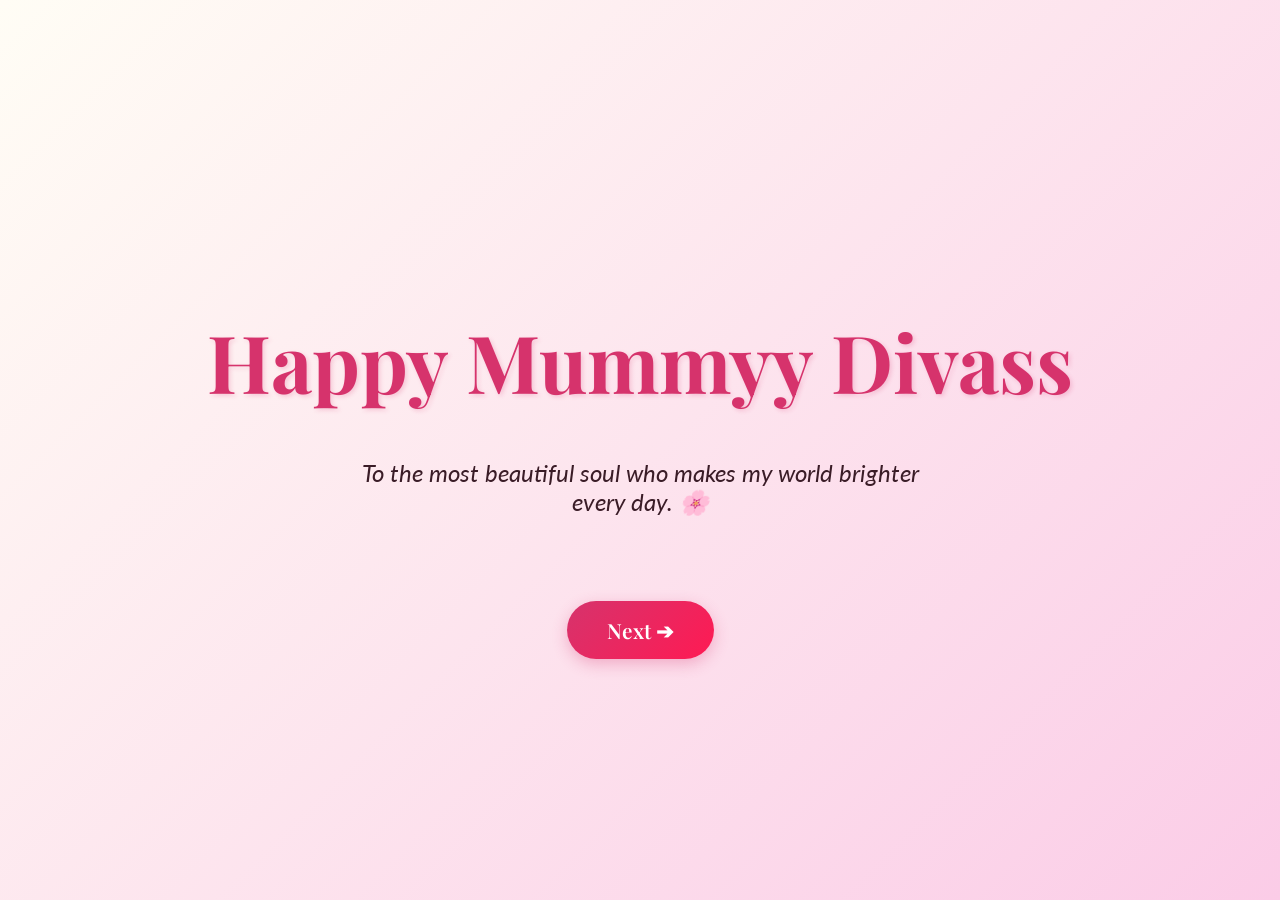
<file: index.html>
<!DOCTYPE html>
<html lang="en">

<head>
    <meta charset="UTF-8">
    <meta name="viewport" content="width=device-width, initial-scale=1.0">
    <title>Happy Mummyy Divass</title>
    <link
        href="https://fonts.googleapis.com/css2?family=Playfair+Display:ital,wght@0,400;0,600;0,700;1,400&family=Lato:wght@300;400;700&display=swap"
        rel="stylesheet">
    <link rel="stylesheet" href="style.css">
</head>

<body>
    <div class="petals-container" id="petals"></div>

    <section id="hero">
        <h1>Happy Mummyy Divass</h1>
        <p>To the most beautiful soul who makes my world brighter every day. 🌸</p>

        <div class="next-btn-container">
            <a href="gallery.html" class="next-btn">Next ➔</a>
        </div>
    </section>

    <script src="script.js"></script>
</body>

</html>
</file>
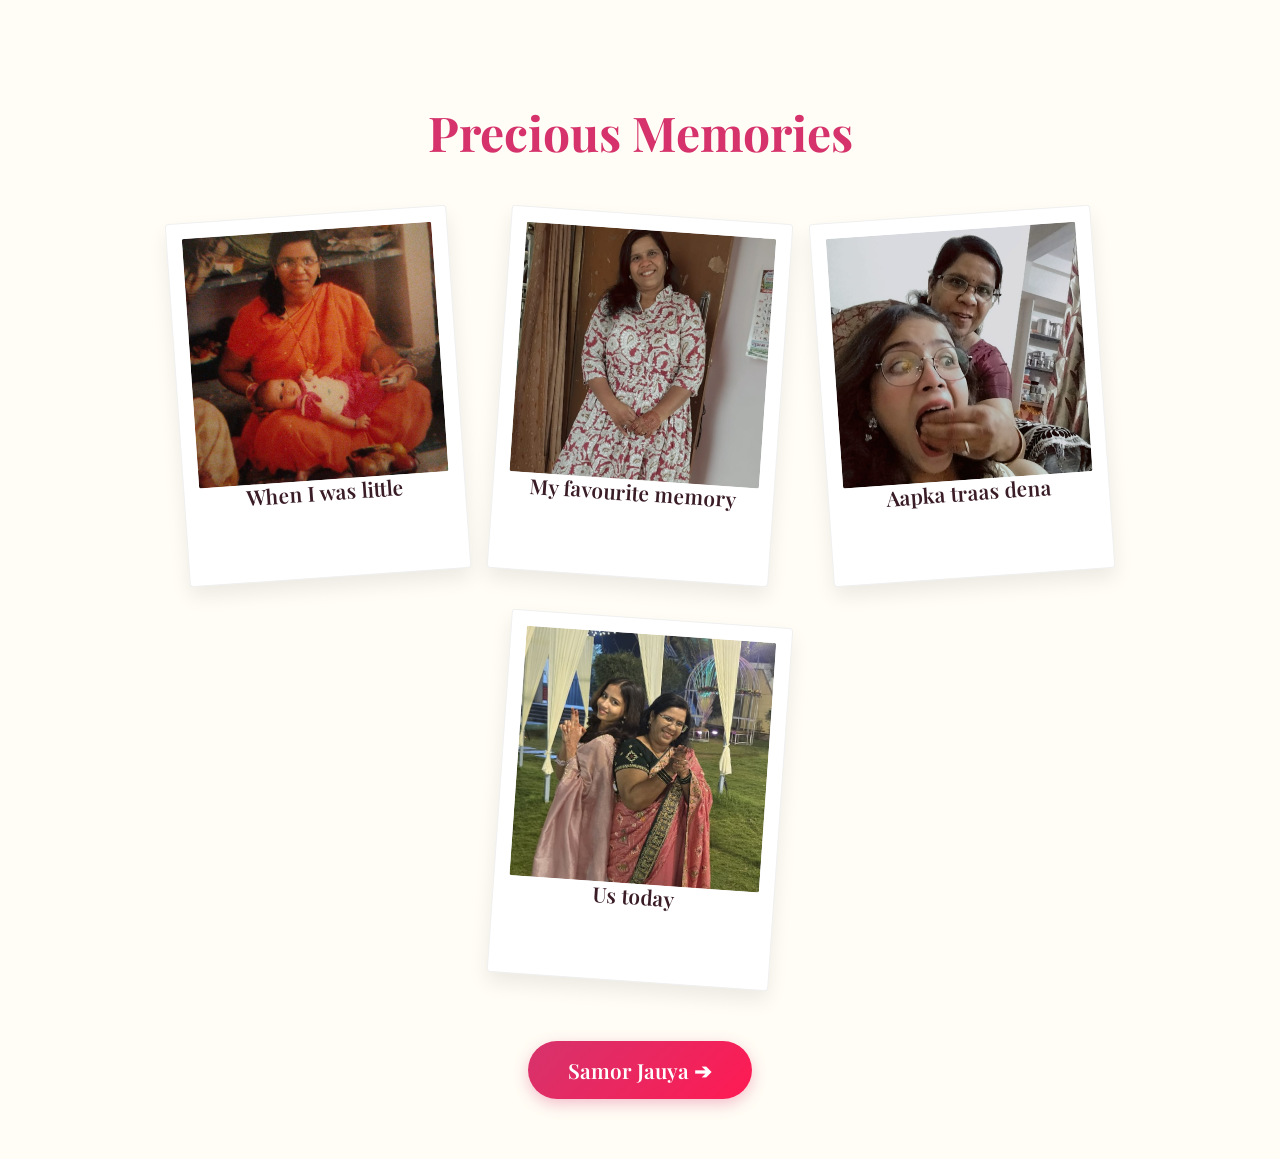
<file: gallery.html>
<!DOCTYPE html>
<html lang="en">

<head>
    <meta charset="UTF-8">
    <meta name="viewport" content="width=device-width, initial-scale=1.0">
    <title>Our Memories | Happy Mummyy Divass</title>
    <link
        href="https://fonts.googleapis.com/css2?family=Playfair+Display:ital,wght@0,400;0,600;0,700;1,400&family=Lato:wght@300;400;700&display=swap"
        rel="stylesheet">
    <link rel="stylesheet" href="style.css">
</head>

<body>
    <div class="petals-container" id="petals"></div>

    <section id="gallery">
        <h2 class="section-title">Precious Memories</h2>
        <div class="gallery-grid">
            <div class="polaroid">
                <div class="polaroid-img-wrapper" style="border: none;">
                    <img src="images/gallery1.jpeg" alt="Memory 1" style="display: block;">
                </div>
                <p class="polaroid-caption"><br>When I was little</p>
            </div>
            <div class="polaroid">
                <div class="polaroid-img-wrapper" style="border: none;">
                    <img src="images/gallery2.jpeg" alt="Memory 2" style="display: block;">
                </div>
                <p class="polaroid-caption"><br>My favourite memory</p>
            </div>
            <div class="polaroid">
                <div class="polaroid-img-wrapper" style="border: none;">
                    <img src="images/gallery3.jpeg" alt="Memory 3" style="display: block;">
                </div>
                <p class="polaroid-caption"><br>Aapka traas dena</p>
            </div>
            <div class="polaroid">
                <div class="polaroid-img-wrapper" style="border: none;">
                    <img src="images/gallery4.jpeg" alt="Memory 4" style="display: block;">
                </div>
                <p class="polaroid-caption"><br>Us today</p>
            </div>
        </div>

        <div class="next-btn-container">
            <a href="timeline.html" class="next-btn">Samor Jauya ➔</a>
        </div>
    </section>

    <script src="script.js"></script>
</body>

</html>
</file>
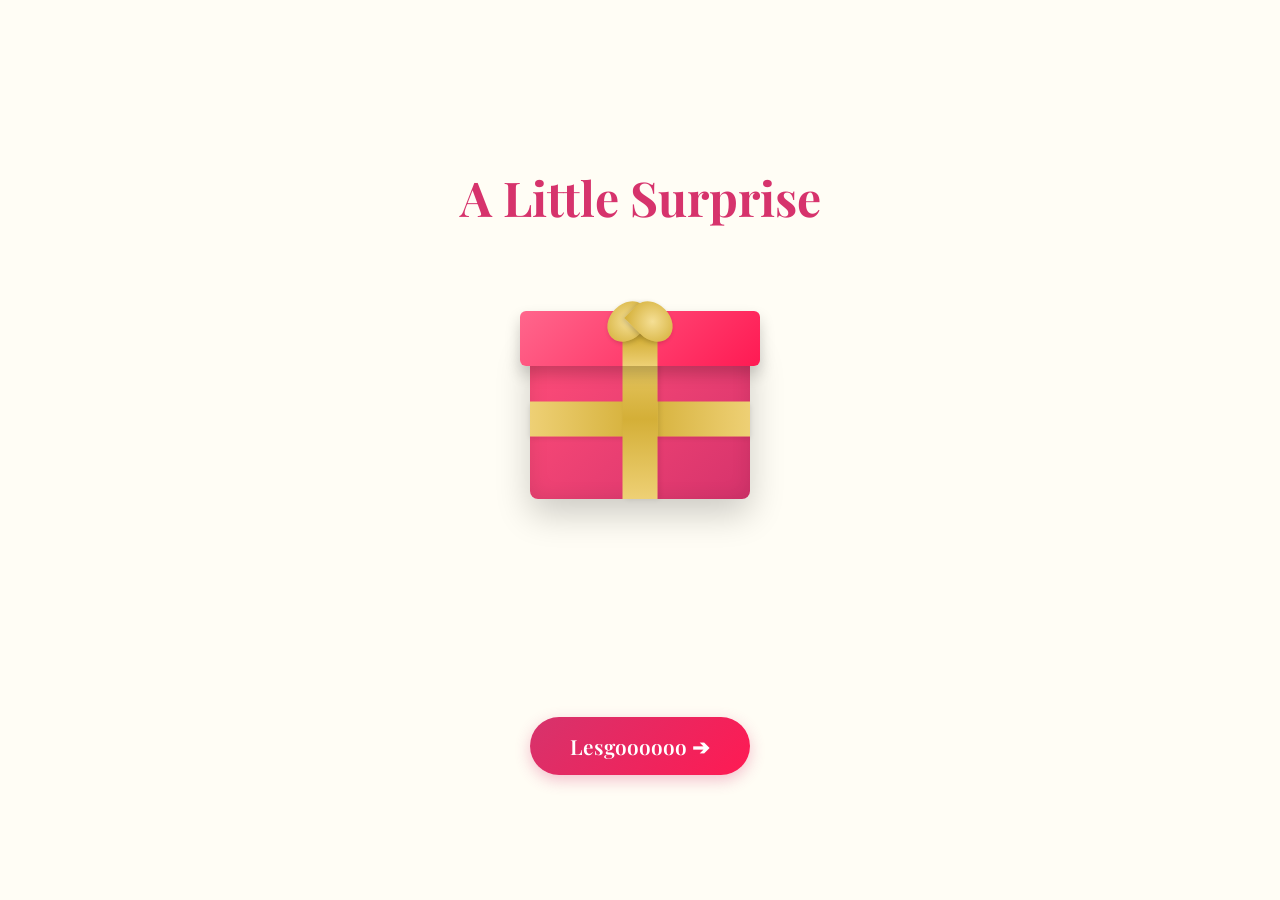
<file: gift.html>
<!DOCTYPE html>
<html lang="en">

<head>
    <meta charset="UTF-8">
    <meta name="viewport" content="width=device-width, initial-scale=1.0">
    <title>A Gift | Happy Mummyy Divass</title>
    <link
        href="https://fonts.googleapis.com/css2?family=Playfair+Display:ital,wght@0,400;0,600;0,700;1,400&family=Lato:wght@300;400;700&display=swap"
        rel="stylesheet">
    <link rel="stylesheet" href="style.css">
</head>

<body>
    <div class="petals-container" id="petals"></div>

    <section id="gift">
        <h2 class="section-title">A Little Surprise</h2>
        <div class="gift-wrapper" id="giftBox">
            <div class="bow"></div>
            <div class="gift-lid">
                <div class="gift-ribbon-v"></div>
            </div>
            <div class="gift-box">
                <div class="gift-ribbon-h"></div>
                <div class="gift-ribbon-v"></div>
            </div>
            <div class="hearts-burst-container" id="heartsBurst"></div>
        </div>
        <div class="gift-message" id="giftMessage">
            Your love and tasty jevan is the greatest gift I've ever received, Mummuu 💗
        </div>

        <div class="next-btn-container">
            <a href="letter.html" class="next-btn">Lesgoooooo ➔</a>
        </div>
    </section>

    <script src="script.js"></script>
</body>

</html>
</file>
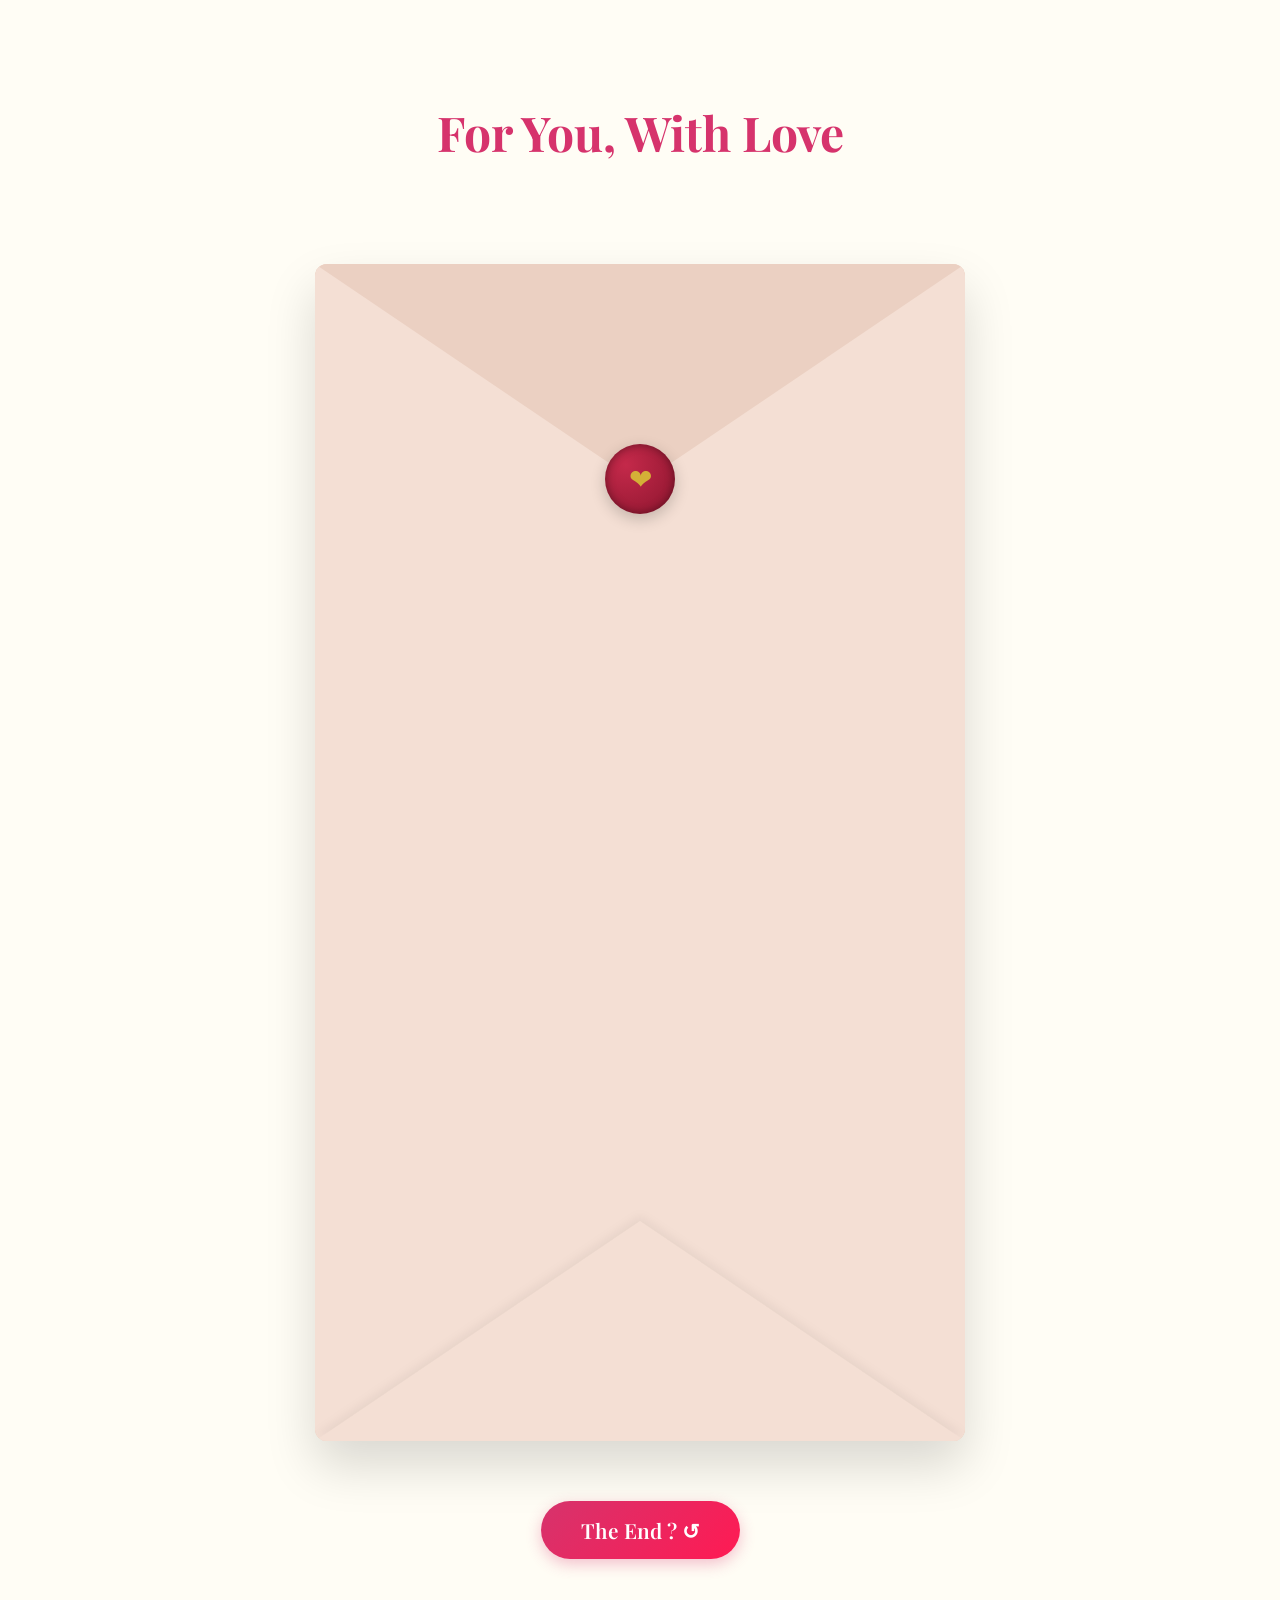
<file: letter.html>
<!DOCTYPE html>
<html lang="en">

<head>
    <meta charset="UTF-8">
    <meta name="viewport" content="width=device-width, initial-scale=1.0">
    <title>A Letter For You | Happy Mummyy Divass</title>
    <link
        href="https://fonts.googleapis.com/css2?family=Playfair+Display:ital,wght@0,400;0,600;0,700;1,400&family=Lato:wght@300;400;700&display=swap"
        rel="stylesheet">
    <link rel="stylesheet" href="style.css">
</head>

<body>
    <div class="petals-container" id="petals"></div>

    <section id="letter">
        <h2 class="section-title">For You, With Love</h2>
        <div class="envelope-container" id="envelopeWrapper">
            <div class="envelope" id="envelope">
                <div class="envelope-front">
                    <div class="wax-seal">❤</div>
                </div>
                <div class="envelope-back"></div>
            </div>
            <div class="letter-paper">
                <div class="letter-content" spellcheck="false">
                    <h2>My Dearest Mummaaa,</h2>
                    <p>Happy Mother's Day to the most incredible woman in the universe! Words can't even begin to
                        describe how much you mean to me. You are my rock, my guiding light, and my absolute favorite
                        person.(bas chane ke jhaad pe mat chadhna)</p>
                    <p>I couldn't be with you this mother's day so this is a little compensation from my side (So sad ya
                        veles majha incredible, amazing, extraordinary greeting card nahi bhetla are are hehehehhehe)
                    </p>
                    <p>Thank you for all the sacrifices you've made, big, bigger, nd bigger, to ensure I had everything
                        I
                        needed and that I don't feel the need of anything else. Your unconditional love and khupppp
                        saari understanding and belief in me has given this tunka the strength to face any challenge
                        that comes my
                        way.</p>
                    <p>I cherish all our memories, from the little moments we share over a cup of chai to the times
                        you scold me. And of course, nothing will ever beat your amazing
                        jevan—it’s pure magic.(I miss my kande bhaje, but i miss you more)</p>
                    <p>I have not been able to express how much i love you and how everytime it breaks my heart when the
                        time to leave has come. Ik it breaks yours too but you play strong and so do I (seekh rhi hu maa
                        se)
                        I just want to tell you..even though i am not able to amke you feel that - I LOVE YOU ! YOU ARE
                        THE MOST IMPORTANT PART OF MY LIFE</p>
                    <p>Tula vatla asel ki mi visarli. Well....SIKEEEEE !</p>
                    <p>Aur haa..majhaykadun ek chocolate khaun gheshin ...or jumbo biryani toh hai hi hehehe</p>
                    <p>With all my love, maskaa, and geeli pappiyaa,<br>Your Piyu Piyu 🌸💖</p>
                </div>
            </div>
        </div>

        <div class="next-btn-container">
            <a href="index.html" class="next-btn">The End ? ↺</a>
        </div>
    </section>

    <script src="script.js"></script>
</body>

</html>
</file>
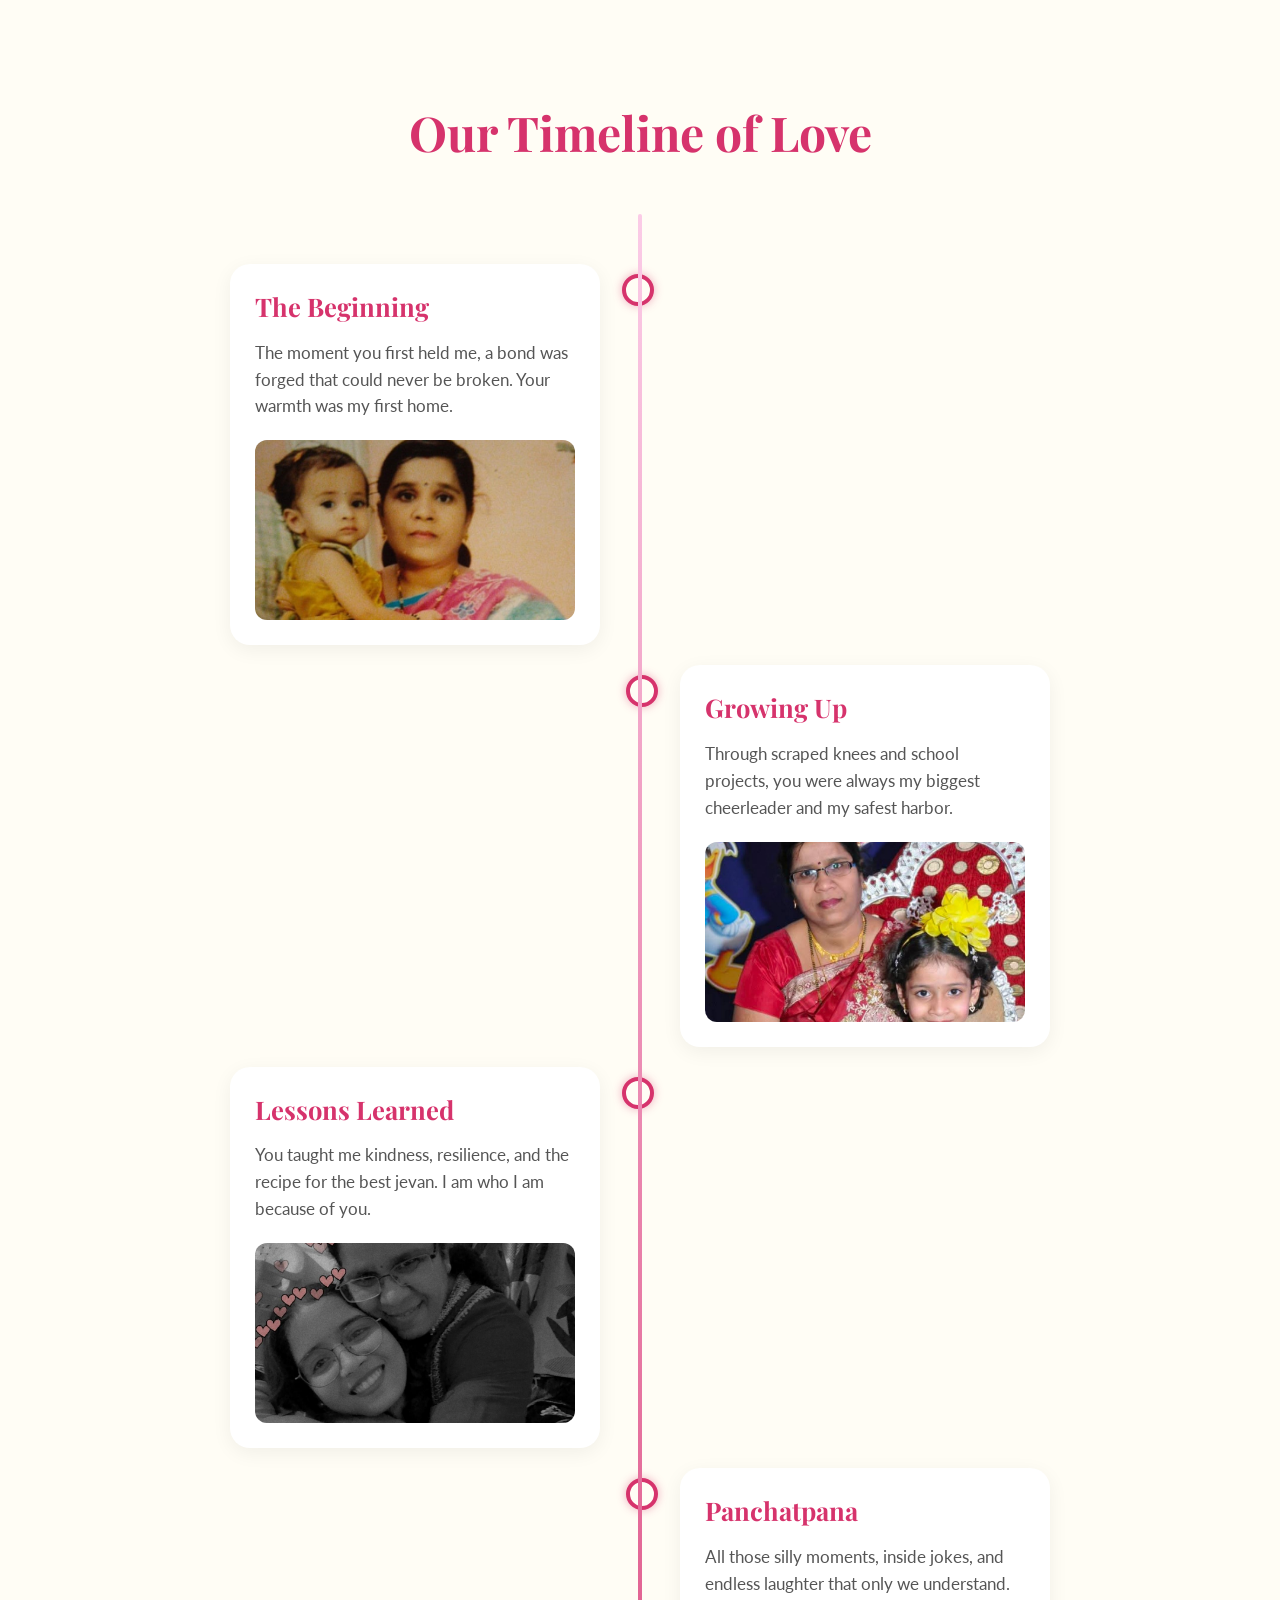
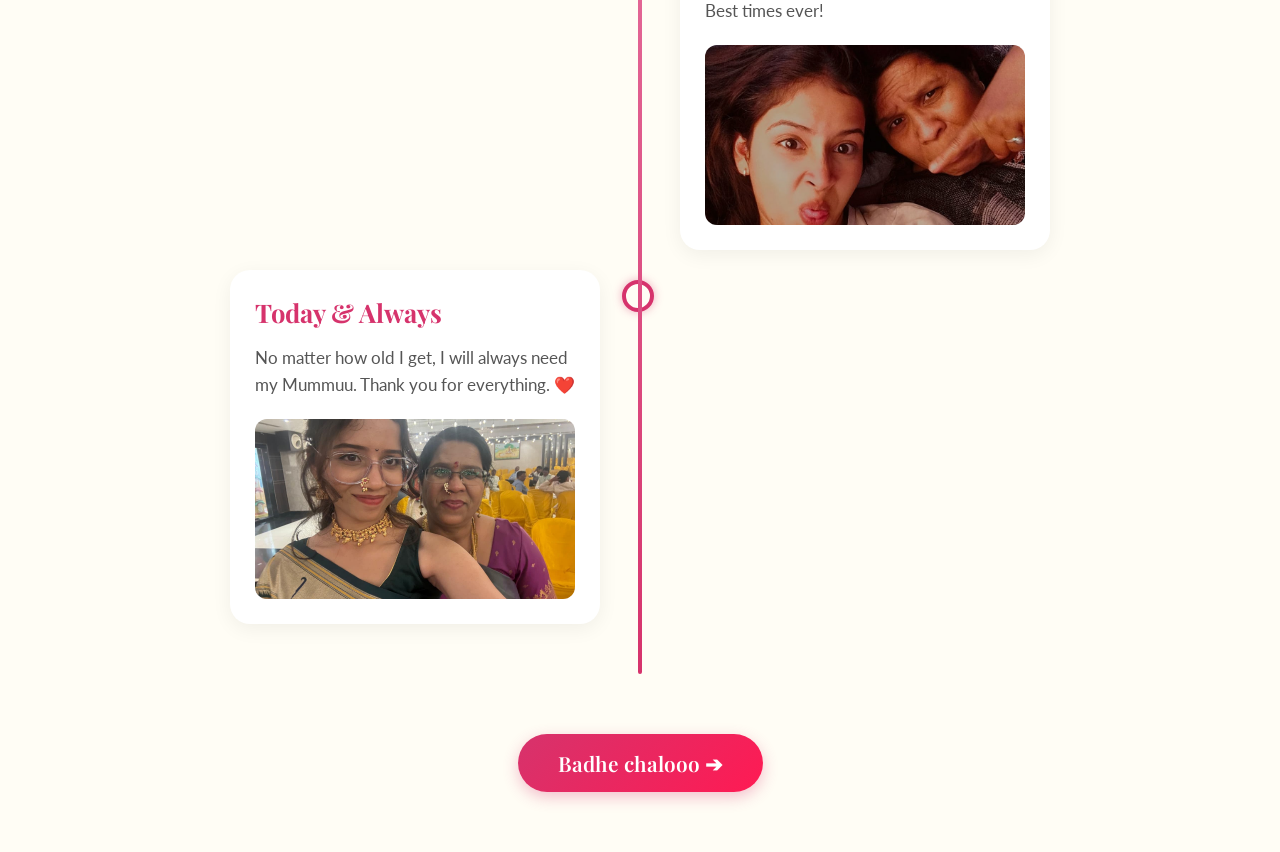
<file: timeline.html>
<!DOCTYPE html>
<html lang="en">

<head>
    <meta charset="UTF-8">
    <meta name="viewport" content="width=device-width, initial-scale=1.0">
    <title>Our Journey | Happy Mummyy Divass</title>
    <link
        href="https://fonts.googleapis.com/css2?family=Playfair+Display:ital,wght@0,400;0,600;0,700;1,400&family=Lato:wght@300;400;700&display=swap"
        rel="stylesheet">
    <link rel="stylesheet" href="style.css">
</head>

<body>
    <div class="petals-container" id="petals"></div>

    <section id="timeline">
        <h2 class="section-title">Our Timeline of Love</h2>
        <div class="timeline-container">
            <div class="timeline-item">
                <div class="timeline-content">
                    <h3 class="timeline-title">The Beginning</h3>
                    <p class="timeline-text">The moment you first held me, a bond was forged that could never be broken.
                        Your warmth was my first home.</p>
                    <div class="timeline-media" style="border: none; cursor: default;">
                        <img src="images/timeline1.jpeg" alt="Timeline Image" style="display: block;">
                    </div>
                </div>
            </div>
            <div class="timeline-item">
                <div class="timeline-content">
                    <h3 class="timeline-title">Growing Up</h3>
                    <p class="timeline-text">Through scraped knees and school projects, you were always my biggest
                        cheerleader and my safest harbor.</p>
                    <div class="timeline-media" style="border: none; cursor: default;">
                        <img src="images/timeline2.jpeg" alt="Timeline Image" style="display: block;">
                    </div>
                </div>
            </div>
            <div class="timeline-item">
                <div class="timeline-content">
                    <h3 class="timeline-title">Lessons Learned</h3>
                    <p class="timeline-text">You taught me kindness, resilience, and the recipe for the best jevan. I am
                        who I am because of you.</p>
                    <div class="timeline-media" style="border: none; cursor: default;">
                        <img src="images/timeline3.jpeg" alt="Timeline Image" style="display: block;">
                    </div>
                </div>
            </div>
            <div class="timeline-item">
                <div class="timeline-content">
                    <h3 class="timeline-title">Panchatpana</h3>
                    <p class="timeline-text">All those silly moments, inside jokes, and endless laughter that only we
                        understand. Best times ever!</p>
                    <div class="timeline-media" style="border: none; cursor: default;">
                        <img src="images/timeline4.jpeg" alt="Timeline Image" style="display: block;">
                    </div>
                </div>
            </div>
            <div class="timeline-item">
                <div class="timeline-content">
                    <h3 class="timeline-title">Today & Always</h3>
                    <p class="timeline-text">No matter how old I get, I will always need my Mummuu. Thank you for
                        everything. ❤️</p>
                    <div class="timeline-media" style="border: none; cursor: default;">
                        <img src="images/timeline5.jpeg" alt="Timeline Image" style="display: block;">
                    </div>
                </div>
            </div>
        </div>

        <div class="next-btn-container">
            <a href="gift.html" class="next-btn">Badhe chalooo ➔</a>
        </div>
    </section>

    <script src="script.js"></script>
</body>

</html>
</file>
<file: style.css>
/* CSS resets, variables, global styles */
:root {
    --blush-pink: #fbcce7;
    --rose-red: #d6336c;
    --cream-white: #fffdf5;
    --gold: #d4af37;
    --text-dark: #3a1c27;
    --font-heading: 'Playfair Display', serif;
    --font-body: 'Lato', sans-serif;
}

body, html {
    margin: 0;
    padding: 0;
    font-family: var(--font-body);
    background-color: var(--cream-white);
    color: var(--text-dark);
    scroll-behavior: smooth;
    overflow-x: hidden;
}

/* Floating Petals Background */
.petals-container {
    position: fixed;
    top: 0;
    left: 0;
    width: 100%;
    height: 100%;
    pointer-events: none;
    z-index: 9999;
    overflow: hidden;
}
.petal {
    position: absolute;
    top: -10%;
    animation: fall linear infinite;
    font-size: 1.5rem;
    opacity: 0.8;
}
@keyframes fall {
    0% { transform: translateY(-10vh) rotate(0deg) scale(0.8); opacity: 0; }
    10% { opacity: 0.8; }
    90% { opacity: 0.8; }
    100% { transform: translateY(110vh) rotate(360deg) scale(1.2); opacity: 0; }
}

section {
    padding: 60px 20px;
    min-height: 100vh;
    display: flex;
    flex-direction: column;
    justify-content: center;
    align-items: center;
    position: relative;
    box-sizing: border-box;
}

/* Next Button */
.next-btn-container {
    margin-top: 60px;
    text-align: center;
    width: 100%;
    position: relative;
    z-index: 100;
}
.next-btn {
    display: inline-block;
    padding: 15px 40px;
    background: linear-gradient(135deg, var(--rose-red), #ff1a53);
    color: white;
    text-decoration: none;
    font-family: var(--font-heading);
    font-size: 1.3rem;
    font-weight: 600;
    border-radius: 30px;
    box-shadow: 0 5px 15px rgba(214, 51, 108, 0.3);
    transition: transform 0.3s ease, box-shadow 0.3s ease;
}
.next-btn:hover {
    transform: translateY(-3px);
    box-shadow: 0 8px 20px rgba(214, 51, 108, 0.4);
}

/* Hero */
#hero {
    background: linear-gradient(135deg, var(--cream-white) 0%, var(--blush-pink) 100%);
    text-align: center;
}
#hero h1 {
    font-family: var(--font-heading);
    font-size: 5rem;
    color: var(--rose-red);
    margin-bottom: 20px;
    text-shadow: 2px 2px 4px rgba(214, 51, 108, 0.2);
    animation: fadeInDown 1.5s ease-out;
}
#hero p {
    font-size: 1.5rem;
    font-style: italic;
    color: var(--text-dark);
    animation: fadeInUp 1.5s ease-out;
    max-width: 600px;
}
@keyframes fadeInDown {
    from { opacity: 0; transform: translateY(-30px); }
    to { opacity: 1; transform: translateY(0); }
}
@keyframes fadeInUp {
    from { opacity: 0; transform: translateY(30px); }
    to { opacity: 1; transform: translateY(0); }
}

/* Gallery */
.section-title {
    font-family: var(--font-heading);
    font-size: 3rem;
    color: var(--rose-red);
    margin-bottom: 50px;
    text-align: center;
}
.gallery-grid {
    display: flex;
    flex-wrap: wrap;
    gap: 40px;
    justify-content: center;
    max-width: 1200px;
}
.polaroid {
    background: #fff;
    padding: 15px 15px 50px 15px;
    box-shadow: 0 10px 20px rgba(0,0,0,0.08);
    transition: transform 0.4s cubic-bezier(0.175, 0.885, 0.32, 1.275), box-shadow 0.4s ease;
    cursor: pointer;
    width: 250px;
    text-align: center;
    position: relative;
    border: 1px solid #f0f0f0;
    border-radius: 4px;
}
.polaroid:nth-child(odd) { transform: rotate(-4deg); }
.polaroid:nth-child(even) { transform: rotate(4deg); }
.polaroid:hover {
    transform: scale(1.08) rotate(0deg);
    box-shadow: 0 15px 35px rgba(214, 51, 108, 0.25);
    z-index: 10;
}
.polaroid-img-wrapper {
    width: 100%;
    height: 250px;
    background: #fafafa;
    display: flex;
    justify-content: center;
    align-items: center;
    overflow: hidden;
    position: relative;
    border: 2px dashed #ddd;
    border-radius: 2px;
    transition: border-color 0.3s;
}
.polaroid:hover .polaroid-img-wrapper { border-color: var(--blush-pink); }
.polaroid-img-wrapper img {
    width: 100%; height: 100%; object-fit: cover; display: none;
}
.upload-hint {
    font-size: 0.95rem; color: #aaa; font-style: italic; pointer-events: none;
}
.polaroid input[type="file"] {
    position: absolute; top: 0; left: 0; width: 100%; height: 100%; opacity: 0; cursor: pointer;
}
.polaroid-caption {
    font-family: var(--font-heading); font-size: 1.3rem; margin-top: -30px; color: var(--text-dark); font-weight: 600; pointer-events: none;
}

/* Timeline */
.timeline-container {
    position: relative; max-width: 900px; margin: 0 auto; padding: 40px 0; width: 100%;
}
.timeline-container::after {
    content: ''; position: absolute; width: 4px; background: linear-gradient(to bottom, var(--blush-pink), var(--rose-red)); top: 0; bottom: 0; left: 50%; margin-left: -2px; border-radius: 2px;
}
.timeline-item {
    padding: 10px 40px; position: relative; width: 50%; box-sizing: border-box; opacity: 0; transform: translateY(40px); transition: opacity 0.8s ease, transform 0.8s ease;
}
.timeline-item.visible { opacity: 1; transform: translateY(0); }
.timeline-item:nth-child(odd) { left: 0; }
.timeline-item:nth-child(even) { left: 50%; }
.timeline-item::after {
    content: ''; position: absolute; width: 24px; height: 24px; right: -14px; background-color: var(--cream-white); border: 4px solid var(--rose-red); top: 20px; border-radius: 50%; z-index: 1; box-shadow: 0 0 10px rgba(214, 51, 108, 0.4);
}
.timeline-item:nth-child(even)::after { left: -14px; }
.timeline-content {
    padding: 25px; background: white; border-radius: 20px; box-shadow: 0 5px 20px rgba(0,0,0,0.06); transition: transform 0.3s ease, box-shadow 0.3s ease; position: relative;
}
.timeline-content:hover { transform: translateY(-8px); box-shadow: 0 15px 30px rgba(214, 51, 108, 0.15); }
.timeline-title { font-family: var(--font-heading); color: var(--rose-red); font-size: 1.6rem; margin-bottom: 10px; margin-top: 0; }
.timeline-text { font-size: 1.05rem; line-height: 1.6; color: #555; }
.timeline-media {
    margin-top: 20px; width: 100%; height: 180px; background: #fafafa; border: 2px dashed #e0e0e0; border-radius: 12px; display: flex; justify-content: center; align-items: center; position: relative; overflow: hidden; cursor: pointer; transition: border-color 0.3s;
}
.timeline-media:hover { border-color: var(--rose-red); }
.timeline-media img, .timeline-media video { width: 100%; height: 100%; object-fit: cover; display: none; position: relative; z-index: 2; }
.timeline-media input[type="file"] { position: absolute; top: 0; left: 0; width: 100%; height: 100%; opacity: 0; cursor: pointer; z-index: 3; }

/* Gift Box */
.gift-wrapper { position: relative; margin-top: 60px; cursor: pointer; }
.gift-box {
    width: 220px; height: 160px; background: linear-gradient(135deg, #ff4d79, var(--rose-red)); position: relative; border-radius: 8px; box-shadow: inset 0 0 20px rgba(0,0,0,0.1), 0 15px 35px rgba(0,0,0,0.2); transition: transform 0.3s cubic-bezier(0.175, 0.885, 0.32, 1.275);
}
.gift-wrapper:hover .gift-box { transform: scale(1.05); }
.gift-lid {
    width: 240px; height: 55px; background: linear-gradient(135deg, #ff668c, #ff1a53); position: absolute; top: -28px; left: -10px; border-radius: 6px; box-shadow: 0 8px 15px rgba(0,0,0,0.2); z-index: 2; transition: transform 0.8s cubic-bezier(0.175, 0.885, 0.32, 1.275), opacity 0.8s ease; transform-origin: top right;
}
.gift-ribbon-h { position: absolute; width: 100%; height: 35px; background: linear-gradient(to right, #eed075, var(--gold), #eed075); top: 50%; transform: translateY(-50%); box-shadow: 0 2px 5px rgba(0,0,0,0.1); }
.gift-ribbon-v { position: absolute; height: 100%; width: 35px; background: linear-gradient(to bottom, #eed075, var(--gold), #eed075); left: 50%; transform: translateX(-50%); box-shadow: 2px 0 5px rgba(0,0,0,0.1); }
.gift-lid .gift-ribbon-v { height: 100%; top: 0; transform: translateX(-50%); box-shadow: none; }
.bow { position: absolute; top: -35px; left: 50%; transform: translateX(-50%); width: 70px; height: 45px; z-index: 3; transition: transform 0.8s ease; }
.bow::before, .bow::after {
    content: ''; position: absolute; width: 45px; height: 35px; background: radial-gradient(circle at center, #f5df95, var(--gold)); border-radius: 50% 50% 0 50%; transform: rotate(-45deg); box-shadow: 0 2px 5px rgba(0,0,0,0.2);
}
.bow::after { left: 25px; border-radius: 50% 50% 50% 0; transform: rotate(45deg); }
.gift-wrapper.opened .gift-lid { transform: translateY(-160px) rotate(20deg); opacity: 0; }
.gift-wrapper.opened .bow { transform: translateY(-160px) rotate(20deg) scale(0); }
.gift-message {
    font-family: var(--font-heading); font-size: 2.2rem; color: var(--rose-red); margin-top: 60px; opacity: 0; transform: translateY(30px) scale(0.9); transition: opacity 1s ease, transform 1s cubic-bezier(0.175, 0.885, 0.32, 1.275); pointer-events: none; max-width: 700px; text-align: center; line-height: 1.4;
}
.gift-message.show { opacity: 1; transform: translateY(0) scale(1); }
.hearts-burst-container { position: absolute; top: 40%; left: 50%; width: 0; height: 0; pointer-events: none; z-index: 100; }
.burst-heart { position: absolute; font-size: 2.5rem; opacity: 0; animation: burstAnim 2.5s cubic-bezier(0.25, 1, 0.5, 1) forwards; }
@keyframes burstAnim {
    0% { transform: translate(0, 0) scale(0); opacity: 1; }
    50% { opacity: 1; }
    100% { transform: translate(var(--tx), var(--ty)) scale(1.5) rotate(var(--rot)); opacity: 0; }
}

/* Letter */
.envelope-container {
    position: relative; width: 100%; max-width: 650px; min-height: 450px; margin: 0 auto; perspective: 1200px; margin-top: 50px;
}
.envelope {
    position: absolute; width: 100%; height: 100%; background: #e6c5b4; border-radius: 12px; box-shadow: 0 25px 50px rgba(0,0,0,0.15); display: flex; justify-content: center; align-items: center; cursor: pointer; z-index: 10; transition: transform 0.8s cubic-bezier(0.4, 0, 0.2, 1); transform-style: preserve-3d;
}
.envelope.open { transform: rotateX(180deg); pointer-events: none; }
.envelope-front, .envelope-back { position: absolute; width: 100%; height: 100%; backface-visibility: hidden; border-radius: 12px; display: flex; justify-content: center; align-items: center; }
.envelope-front { background: #f4dfd4; overflow: hidden; }
.envelope-front::before {
    content: ''; position: absolute; top: 0; left: 0; width: 0; height: 0; border-left: 325px solid transparent; border-right: 325px solid transparent; border-top: 220px solid #ebd0c2; z-index: 2;
}
.envelope-front::after {
    content: ''; position: absolute; bottom: 0; left: 0; width: 0; height: 0; border-left: 325px solid transparent; border-right: 325px solid transparent; border-bottom: 220px solid #f4dfd4; z-index: 1; filter: drop-shadow(0 -5px 5px rgba(0,0,0,0.05));
}
.wax-seal {
    position: absolute; width: 70px; height: 70px; background: radial-gradient(circle at 30% 30%, #c4294a, #8c152e); border-radius: 50%; z-index: 3; box-shadow: 0 5px 15px rgba(0,0,0,0.2), inset 0 0 10px rgba(0,0,0,0.4); display: flex; justify-content: center; align-items: center; color: var(--gold); font-size: 28px; top: 180px; transition: transform 0.3s;
}
.envelope:hover .wax-seal { transform: scale(1.1); }
.envelope-back { background: #f4dfd4; transform: rotateX(180deg); border: 2px dashed #ebd0c2; }
.letter-paper {
    position: relative; width: 85%; background: #fff; padding: 50px 40px; box-shadow: 0 15px 40px rgba(0,0,0,0.12); border-radius: 8px; margin: 0 auto; margin-top: -30px; opacity: 0; transform: translateY(80px); transition: all 1.2s cubic-bezier(0.2, 0.8, 0.2, 1) 0.4s; z-index: 5; background-image: repeating-linear-gradient(transparent, transparent 31px, #f1e4e8 31px, #f1e4e8 32px); background-position: 0 40px;
}
.envelope-container.open .letter-paper { opacity: 1; transform: translateY(0); z-index: 20; }
.letter-content { font-family: var(--font-heading); font-style: italic; color: #4a2c38; font-size: 1.15rem; line-height: 32px; outline: none; user-select: text; -webkit-user-select: text; cursor: text; pointer-events: auto; }
.letter-content h2 { font-size: 2rem; margin-bottom: 25px; color: var(--rose-red); font-weight: 600; }
.letter-content p { margin-bottom: 20px; margin-top: 0; }

/* Mobile Adjustments */
@media (max-width: 768px) {
    #hero h1 { font-size: 3.5rem; }
    #hero p { font-size: 1.2rem; }
    .section-title { font-size: 2.5rem; }
    .timeline-container::after { left: 30px; }
    .timeline-item { width: 100%; padding-left: 70px; padding-right: 20px; left: 0 !important; }
    .timeline-item::after { left: 16px !important; }
    .envelope-container { min-height: 550px; }
    .envelope-front::before, .envelope-front::after { border-left-width: 50vw; border-right-width: 50vw; }
    .letter-paper { width: 95%; padding: 30px 20px; }
    .letter-content { font-size: 1.05rem; }
    .gift-message { font-size: 1.5rem; padding: 0 15px; }
}
</file>
